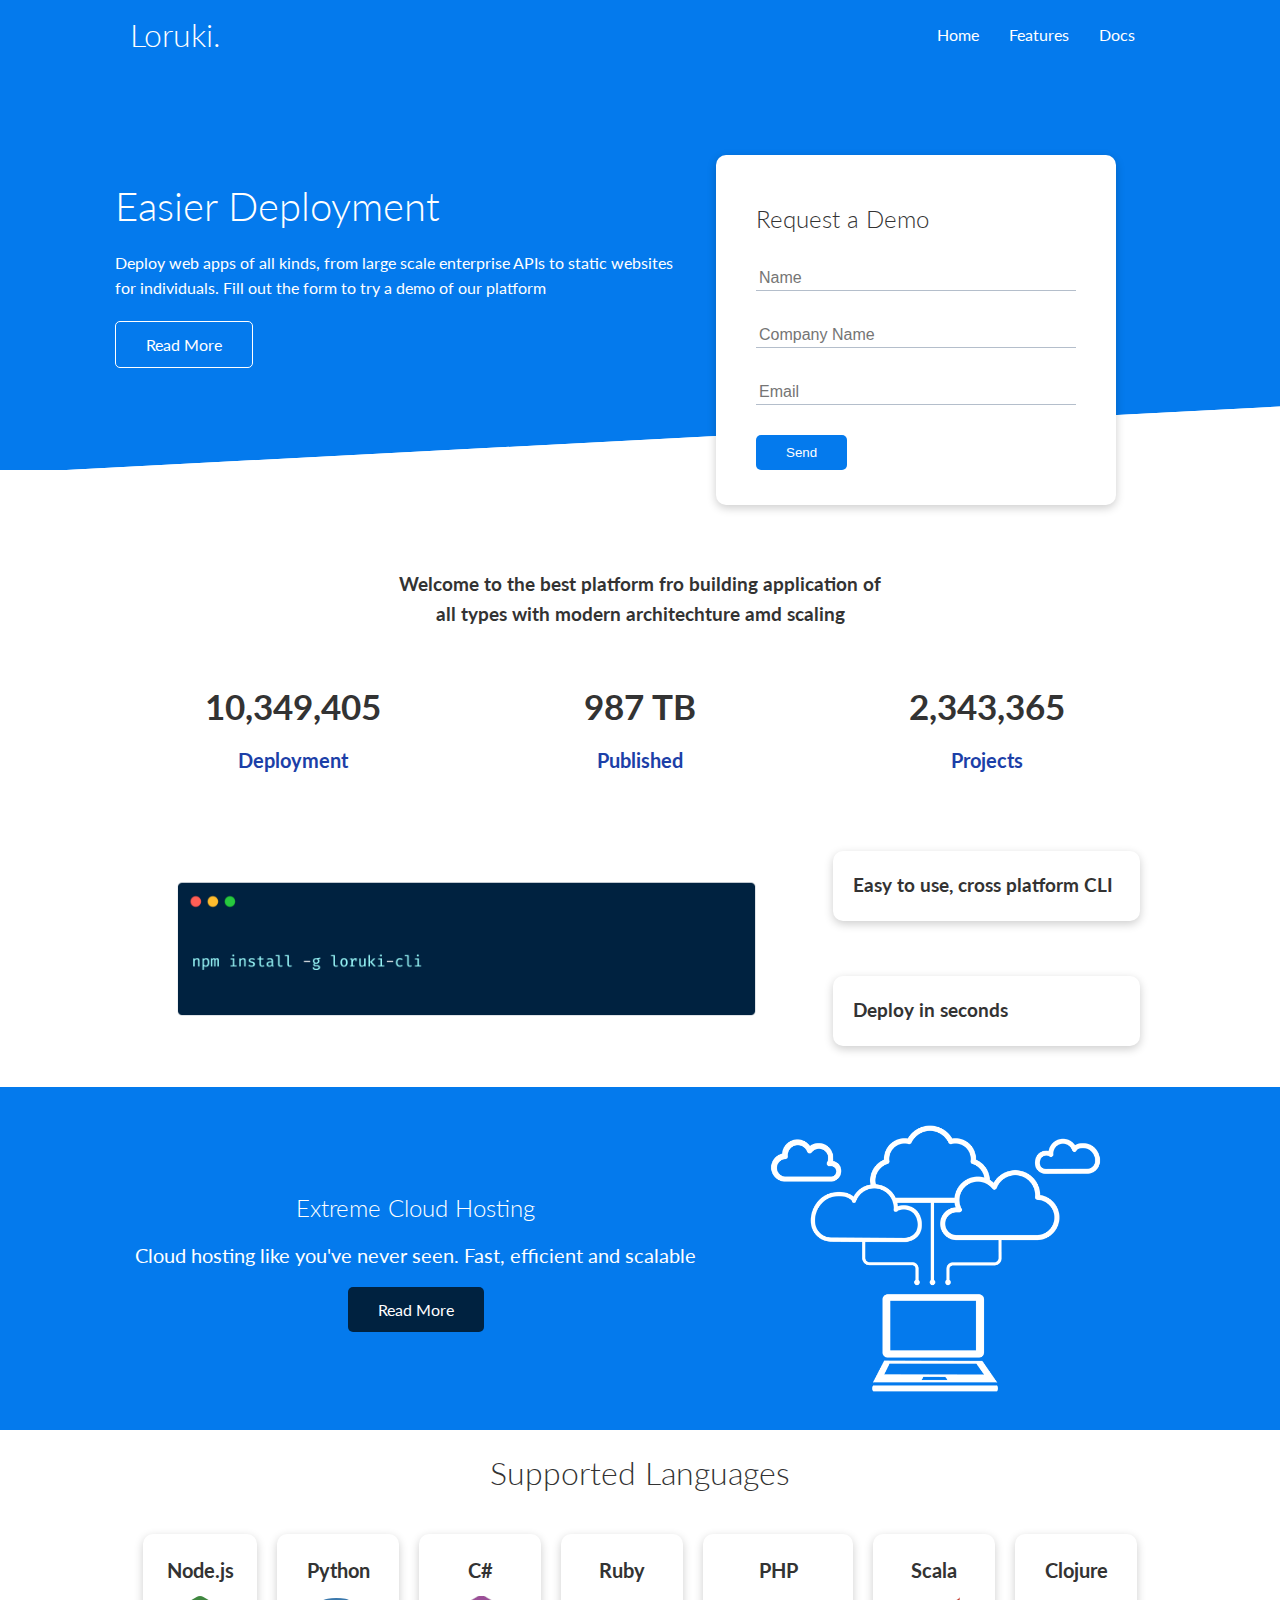
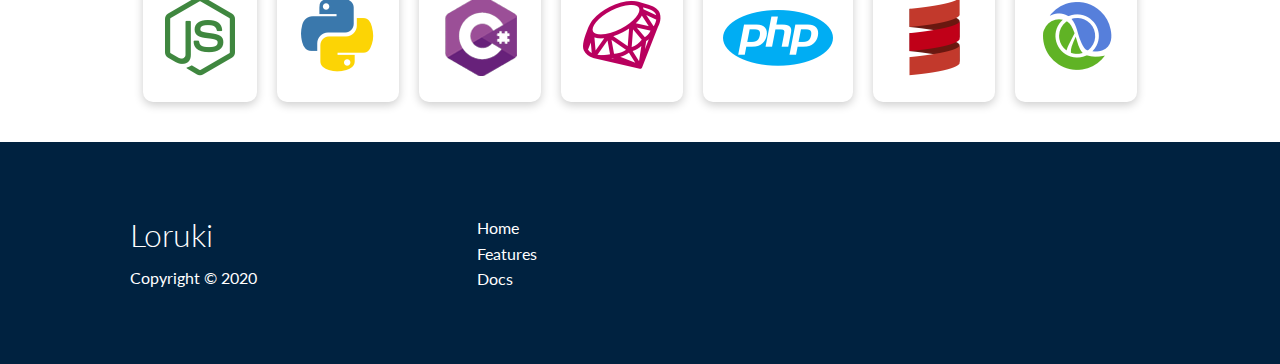
<file: index.html>
<!DOCTYPE html>
<html lang="en">
<head>
    <meta charset="UTF-8">
    <meta http-equiv="X-UA-Compatible" content="IE=edge">
    <meta name="viewport" content="width=device-width, initial-scale=1.0">
    <link rel="stylesheet" href="https://cdnjs.cloudflare.com/ajax/libs/font-awesome/5.15.3/css/all.min.css" integrity="sha512-iBBXm8fW90+nuLcSKlbmrPcLa0OT92xO1BIsZ+ywDWZCvqsWgccV3gFoRBv0z+8dLJgyAHIhR35VZc2oM/gI1w==" crossorigin="anonymous" />
    <link rel="stylesheet" href="css/utilities.css">
    <link rel="stylesheet" href="css/style.css">
    <title>Loruki | Cloud Hosting For Everyone</title>
</head>
<body>
   <!--Navbar--> 
   <div class="navbar">
       <div class="container flex">
           <h1 class="logo">Loruki.</h1>
           <nav>
               <ul>
                   <li><a href="index.html">Home</a></li>
                   <li><a href="features.html">Features</a></li>
                   <li><a href="docs.html">Docs</a></li>
               </ul>
           </nav>
       </div>
   </div>

   <!--Showcase-->
    <section class="showcase">
        <div class="container grid">
            <div class="showcase-text">
                <h1>Easier Deployment</h1>
                <p>Deploy web apps of all kinds, from large scale enterprise APIs to static websites for individuals. Fill out the form to try a demo of our platform</p>
                <a href="features.html" class="btn btn-outline">Read More</a>
            </div>

            <div class="showcase-form card">
            <h2>Request a Demo</h2>
            <!--  <form name="contact" netlify-honeypot="bot-field" method="POST" data-netlify="true">
                    <input type="hidden" name="form-name" value="contact">
                    <p class="hidden">
                        <label>Don’t fill this out if you're human: <input name="bot-field" /></label>
                      </p>
                    <div class="form-control">
                        <input type="text" name="name" placeholder="Name" required>
                    </div>
                    <div class="form-control">
                        <input type="text" name="company" placeholder="Company Name" required>
                    </div>
                    <div class="form-control">
                        <input type="email" name="email" placeholder="Email" required>
                    </div>
                    <input type="submit" value="Send" class="btn btn-primary">
                </form> -->
            <form ="contact" netlify>
                <div class="form-control">
                    <input type="text" name="name" placeholder="Name" required>               
                </div>
                <div class="form-control">
                    <input type="text" name="company" placeholder="Company Name" required>               
                </div>
                <div class="form-control">
                    <input type="email" name="email" placeholder="Email" required>               
                </div>
                <input type="submit" value="Send" class="btn btn-primary">
            </form>
        </div>
        </div>
    </section>

    <!-- Stats-->
    <section class="stats">
        <div class="container">
            <h3 class="stats-heading text-center my-1">
                Welcome to the best platform fro building application of all types with modern architechture amd scaling
            </h3>

            <div class="grid grid-3 text-center my-4">
                <div>
                    <i class="fas fa-server fa-3x"></i>
                    <h3>10,349,405</h3>
                    <p class="text-secondary">Deployment</p>
                </div>
                <div> <i class="fas fa-upload fa-3x"></i>
                    <h3>987 TB</h3>
                    <p class="text-secondary">Published</p>
                </div>
                <div>
                    <i class="fas fa-project-diagram fa-3x"></i>
                    <h3>2,343,365</h3>
                    <p class="text-secondary">Projects</p>
                </div>
            </div>
        </div>
    </section>

<!--Cli-->
<section class="cli">
    <div class="container grid">
        <img src="images/cli.png" alt="">
        <div class="card">
            <h3>Easy to use, cross platform CLI</h3>
        </div>
        <div class="card">
            <h3>Deploy in seconds</h3>
        </div>
    </div>
</section>

<!--Cloud-->
<section class="cloud bg-primary my-2 py-2">
<div class="container grid">
    <div class="text-center">
        <h2 class="1g">Extreme Cloud Hosting</h2>
        <p class="lead my-1">Cloud hosting like you've never seen. Fast, efficient and scalable</p>
        <a href="features.html" class="btn btn-dark">Read More</a>
    </div>
    <img src="images/cloud.png" alt="">
</div>
</section>

<!--Languages-->
<section class="languages">
    <h2 class="md text-center my-2">
        Supported Languages
    </h2>
    <div class="container flex">
        <div class="card">
            <h4>Node.js</h4>
            <img src="images/logos/node.png" alt="">
        </div>
        <div class="card">
            <h4>Python</h4>
            <img src="images/logos/python.png" alt="">
        </div>
        <div class="card">
            <h4>C#</h4>
            <img src="images/logos/csharp.png" alt="">
        </div>
        <div class="card">
            <h4>Ruby</h4>
            <img src="images/logos/ruby.png" alt="">
        </div>
        <div class="card">
            <h4>PHP</h4>
            <img src="images/logos/php.png" alt="">
        </div>
        <div class="card">
            <h4>Scala</h4>
            <img src="images/logos/scala.png" alt="">
        </div>
        <div class="card">
            <h4>Clojure</h4>
            <img src="images/logos/clojure.png" alt="">
        </div>
        
    </div>
</section>

<!--Footer-->
<footer class="footer bg-dark py-5">
    <div class="container grid grid-3">
        <div>
            <h1> Loruki
            </h1>
            <p>Copyright &copy; 2020</p>
        </div>
        <nav>
            <ul>
                <li><a href="index.html">Home</a></li>
                <li><a href="features.html">Features</a></li>
                <li><a href="docs.html">Docs</a></li>
            </ul>
        </nav>
        <div class="social">
            <a href="#"><i class="fab fa-github fa-2x"></i></a>
            <a href="#"><i class="fab fa-facebook fa-2x"></i></a>
            <a href="#"><i class="fab fa-instagram fa-2x"></i></a>
            <a href="#"><i class="fab fa-twitter fa-2x"></i></a>
        </div>
    </div>
    
</footer>
</body>
</html>
</file>
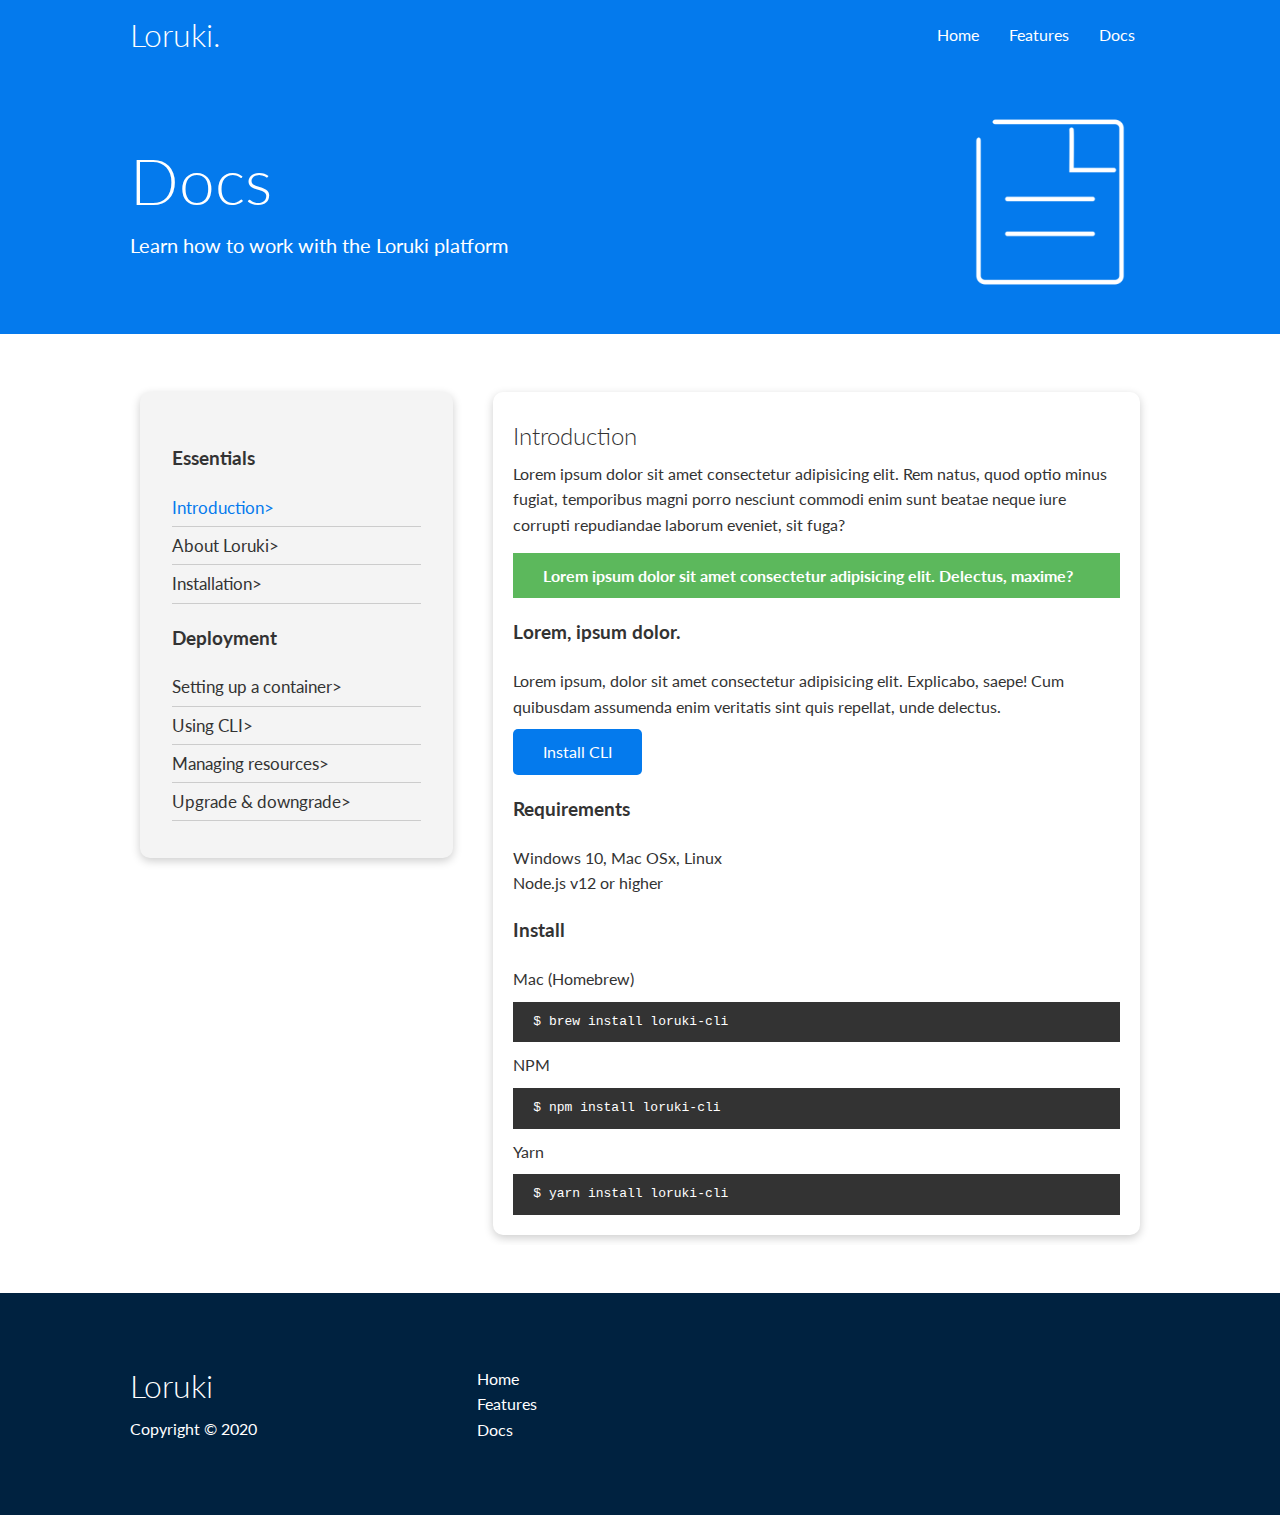
<file: docs.html>
<!DOCTYPE html>
<html lang="en">
<head>
    <meta charset="UTF-8">
    <meta http-equiv="X-UA-Compatible" content="IE=edge">
    <meta name="viewport" content="width=device-width, initial-scale=1.0">
    <link rel="stylesheet" href="https://cdnjs.cloudflare.com/ajax/libs/font-awesome/5.15.3/css/all.min.css" integrity="sha512-iBBXm8fW90+nuLcSKlbmrPcLa0OT92xO1BIsZ+ywDWZCvqsWgccV3gFoRBv0z+8dLJgyAHIhR35VZc2oM/gI1w==" crossorigin="anonymous" />
    <link rel="stylesheet" href="css/utilities.css">
    <link rel="stylesheet" href="css/style.css">
    <title>Loruki | Cloud Hosting For Everyone</title>
</head>
<body>
   <!--Navbar--> 
   <div class="navbar">
       <div class="container flex">
           <h1 class="logo">Loruki.</h1>
           <nav>
               <ul>
                   <li><a href="index.html">Home</a></li>
                   <li><a href="features.html">Features</a></li>
                   <li><a href="docs.html">Docs</a></li>
               </ul>
           </nav>
       </div>
   </div>

   <!-- Head -->
   <section class="docs-head bg-primary py-3">
       <div class="container grid">
           <div>
               <h1 class="xl">Docs</h1>
               <p class="lead">
                   Learn how to work with the Loruki platform
               </p>
           </div>
           <img src="images/docs.png" alt="">
       </div>
   </section>

   <!-- Docs Main -->
   <section class="docs-main my-4">
       <div class="container grid">
           <div class="card bg-light p-3">
               <h3 class="my-2">Essentials</h3>
               <nav>
                   <ul>
                       <li><a class="text-primary" href="#">Introduction></a></li>
                       <li><a href="#">About Loruki></a></li>
                       <li><a href="#">Installation></a></li>
                   </ul>
               </nav>
               <h3 class="my-2">Deployment</h3>
               <nav>
                   <ul>
                       <li><a href="#">Setting up a container></a></li>
                       <li><a href="#">Using CLI></a></li>
                       <li><a href="#">Managing resources></a></li>
                       <li><a href="#">Upgrade & downgrade></a></li>
                   </ul>
                </nav>
           </div>
           <div class="card">
               
            <h2>Introduction</h2>
               <p>Lorem ipsum dolor sit amet consectetur adipisicing elit. Rem natus, quod optio minus fugiat, temporibus magni porro nesciunt commodi enim sunt beatae neque iure corrupti repudiandae laborum eveniet, sit fuga?</p>

               <div class="alert alert-success">
                   <i class="fas fa-info"></i> Lorem ipsum dolor sit amet consectetur adipisicing elit. Delectus, maxime?
               </div>
               
               <h3>Lorem, ipsum dolor.</h3>
               <p>Lorem ipsum, dolor sit amet consectetur adipisicing elit. Explicabo, saepe! Cum quibusdam assumenda enim veritatis sint quis repellat, unde delectus.</p>
               <a href="#" class="btn btn-primary">Install CLI</a>
               <h3>Requirements</h3>
               <ul>
                   <li>Windows 10, Mac OSx, Linux</li>
                   <li>Node.js v12 or higher</li>
               </ul>

               <h3>Install</h3>
               <p>Mac (Homebrew)</p>
               <pre><code>$ brew install loruki-cli</code></pre>
               <p>NPM</p>
               <pre><code>$ npm install loruki-cli</code></pre>
               <p>Yarn</p>
               <pre><code>$ yarn install loruki-cli</code></pre>

           </div>
       </div>
   </section>


    <!--Footer-->
    <footer class="footer bg-dark py-5">
        <div class="container grid grid-3">
            <div>
                <h1> Loruki
                </h1>
                <p>Copyright &copy; 2020</p>
            </div>
            <nav>
                <ul>
                    <li><a href="index.html">Home</a></li>
                    <li><a href="features.html">Features</a></li>
                    <li><a href="docs.html">Docs</a></li>
                </ul>
            </nav>
            <div class="social">
                <a href="#"><i class="fab fa-github fa-2x"></i></a>
                <a href="#"><i class="fab fa-facebook fa-2x"></i></a>
                <a href="#"><i class="fab fa-instagram fa-2x"></i></a>
                <a href="#"><i class="fab fa-twitter fa-2x"></i></a>
            </div>
        </div>
    
    </footer>
</body>
</html>
</file>
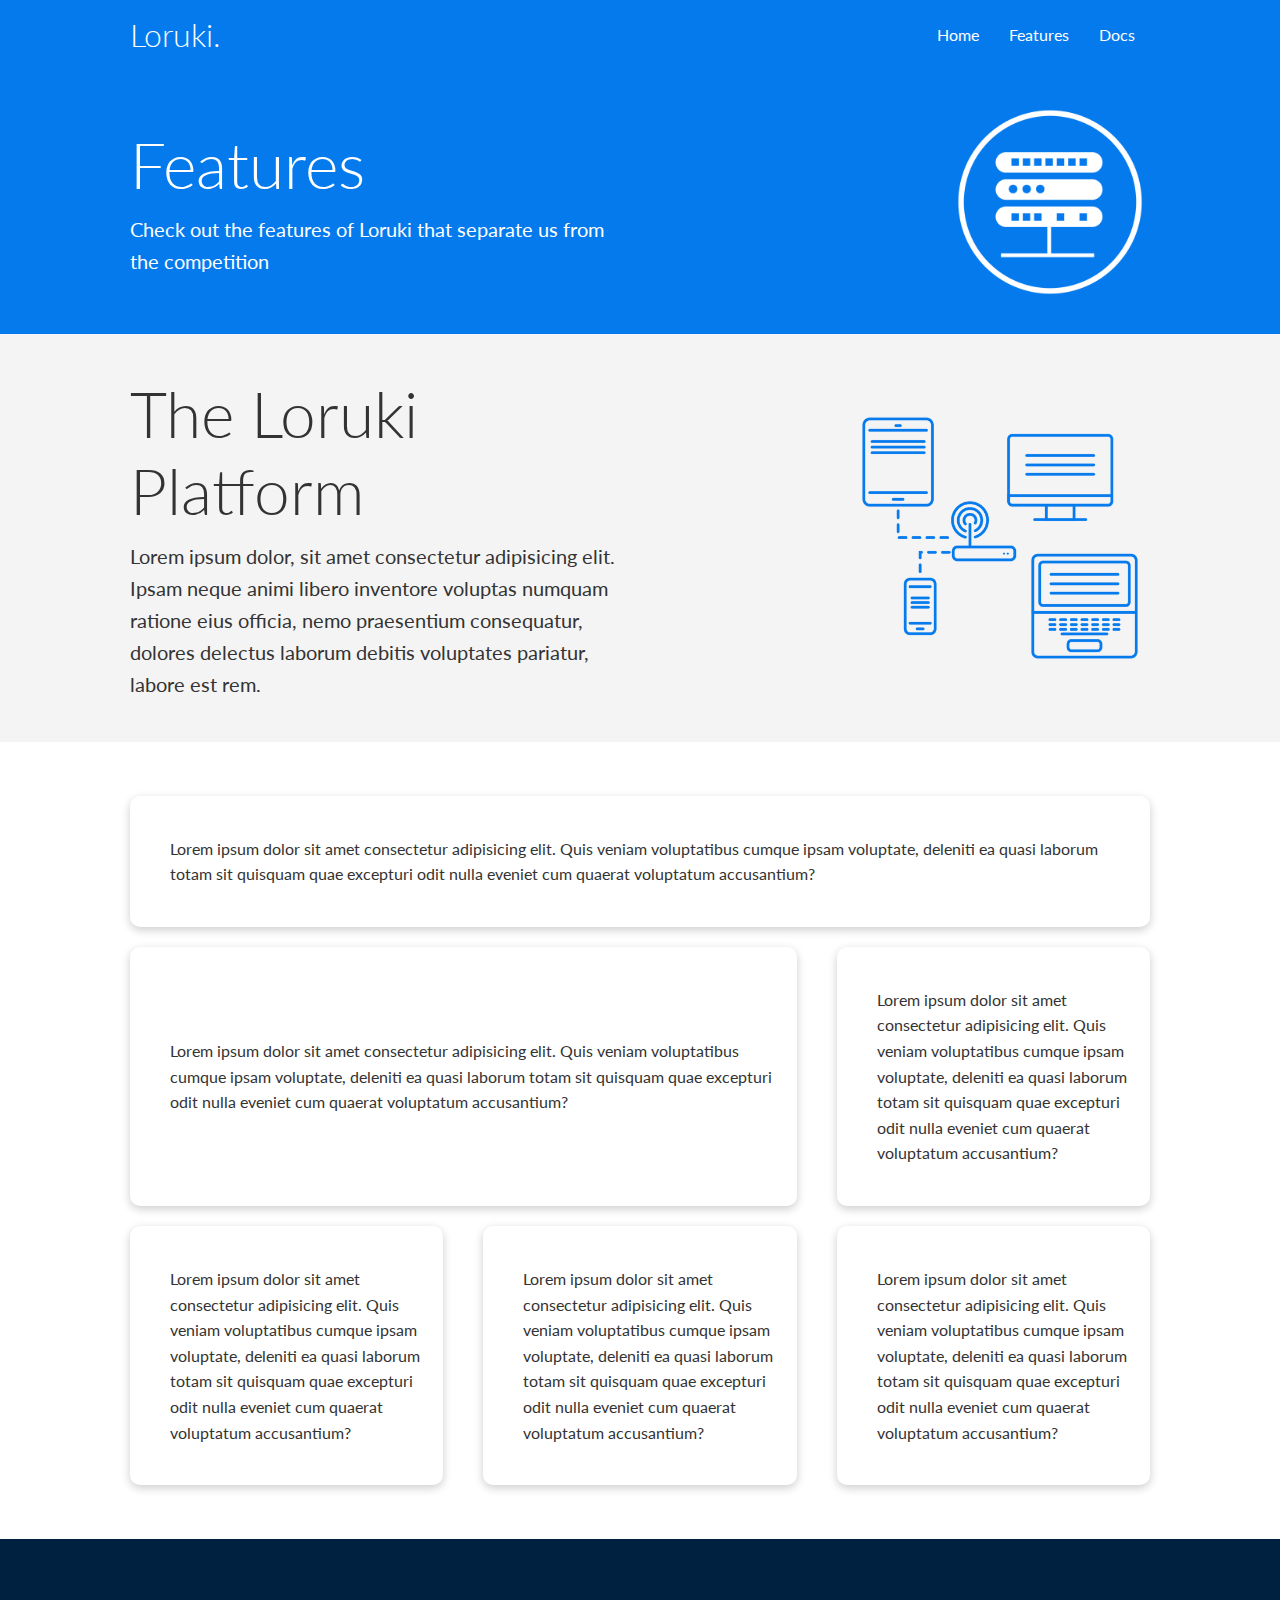
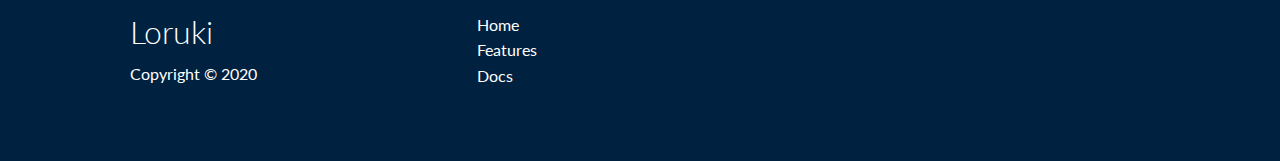
<file: features.html>
<!DOCTYPE html>
<html lang="en">
<head>
    <meta charset="UTF-8">
    <meta http-equiv="X-UA-Compatible" content="IE=edge">
    <meta name="viewport" content="width=device-width, initial-scale=1.0">
    <link rel="stylesheet" href="https://cdnjs.cloudflare.com/ajax/libs/font-awesome/5.15.3/css/all.min.css" integrity="sha512-iBBXm8fW90+nuLcSKlbmrPcLa0OT92xO1BIsZ+ywDWZCvqsWgccV3gFoRBv0z+8dLJgyAHIhR35VZc2oM/gI1w==" crossorigin="anonymous" />
    <link rel="stylesheet" href="css/utilities.css">
    <link rel="stylesheet" href="css/style.css">
    <title>Loruki | Cloud Hosting For Everyone</title>
</head>
<body>
   <!--Navbar--> 
   <div class="navbar">
       <div class="container flex">
           <h1 class="logo">Loruki.</h1>
           <nav>
               <ul>
                   <li><a href="index.html">Home</a></li>
                   <li><a href="features.html">Features</a></li>
                   <li><a href="docs.html">Docs</a></li>
               </ul>
           </nav>
       </div>
   </div>

   <!-- Head -->
   <section class="features-head bg-primary py-3">
       <div class="container grid">
           <div>
               <h1 class="xl">Features</h1>
               <p class="lead">
                   Check out the features of Loruki that separate us from the competition
               </p>
           </div>
           <img src="images/server.png" alt="">
       </div>
   </section>

   <!-- Sub head -->
    <section class="features-sub-head bg-light py-3">
        <div class="container grid">
            <div>
                <h1 class="xl">The Loruki Platform</h1>
                <p class="lead">
                Lorem ipsum dolor, sit amet consectetur adipisicing elit. Ipsam neque animi libero inventore voluptas numquam ratione eius officia, nemo praesentium consequatur, dolores delectus laborum debitis voluptates pariatur, labore est rem.
                </p>
            </div>
            <img src="images/server2.png" alt="">
        </div>
    </section>

    <section class="features-main my-2">
        <div class="container grid grid-3">
            <div class="card flex">
                <i class="fas fa-server fa-3x"></i>
                <p>Lorem ipsum dolor sit amet consectetur adipisicing elit. Quis veniam voluptatibus cumque ipsam voluptate, deleniti ea quasi laborum totam sit quisquam quae excepturi odit nulla eveniet cum quaerat voluptatum accusantium?</p>
            </div>
            <div class="card flex">
                <i class="fas fa-network-wired fa-3x"></i>
                <p>Lorem ipsum dolor sit amet consectetur adipisicing elit. Quis veniam voluptatibus cumque ipsam voluptate, deleniti ea quasi laborum totam sit quisquam quae excepturi odit nulla eveniet cum quaerat voluptatum accusantium?</p>
            </div>
            <div class="card flex">
                <i class="fas fa-laptop-code fa-3x"></i>
                <p>Lorem ipsum dolor sit amet consectetur adipisicing elit. Quis veniam voluptatibus cumque ipsam voluptate, deleniti ea quasi laborum totam sit quisquam quae excepturi odit nulla eveniet cum quaerat voluptatum accusantium?</p>
            </div>
            <div class="card flex">
                <i class="fas fa-database fa-3x"></i>
                <p>Lorem ipsum dolor sit amet consectetur adipisicing elit. Quis veniam voluptatibus cumque ipsam voluptate, deleniti ea quasi laborum totam sit quisquam quae excepturi odit nulla eveniet cum quaerat voluptatum accusantium?</p>
            </div>
            <div class="card flex">
                <i class="fas fa-power-off fa-3x"></i>
                <p>Lorem ipsum dolor sit amet consectetur adipisicing elit. Quis veniam voluptatibus cumque ipsam voluptate, deleniti ea quasi laborum totam sit quisquam quae excepturi odit nulla eveniet cum quaerat voluptatum accusantium?</p>
            </div>
            <div class="card flex">
                <i class="fas fa-upload fa-3x"></i>
                <p>Lorem ipsum dolor sit amet consectetur adipisicing elit. Quis veniam voluptatibus cumque ipsam voluptate, deleniti ea quasi laborum totam sit quisquam quae excepturi odit nulla eveniet cum quaerat voluptatum accusantium?</p>
            </div>
        </div>
        
    </section>



    <!--Footer-->
    <footer class="footer bg-dark py-5">
        <div class="container grid grid-3">
            <div>
                <h1> Loruki
                </h1>
                <p>Copyright &copy; 2020</p>
            </div>
            <nav>
                <ul>
                    <li><a href="index.html">Home</a></li>
                    <li><a href="features.html">Features</a></li>
                    <li><a href="docs.html">Docs</a></li>
                </ul>
            </nav>
            <div class="social">
                <a href="#"><i class="fab fa-github fa-2x"></i></a>
                <a href="#"><i class="fab fa-facebook fa-2x"></i></a>
                <a href="#"><i class="fab fa-instagram fa-2x"></i></a>
                <a href="#"><i class="fab fa-twitter fa-2x"></i></a>
            </div>
        </div>
    
    </footer>
</body>
</html>
</file>
<file: css/utilities.css>
.container {
  max-width: 1100px;
  margin: 0 auto;
  overflow: auto;
  padding: 0 40px;
}

.card {
  background-color: #fff;
  border-radius: 10px;
  box-shadow: 0 3px 10px rgba(0, 0, 0, 0.2);
  padding: 20px;
  margin: 10px;
}

.btn {
  display: inline-block;
  padding: 10px 30px;
  cursor: pointer;
  background: var(--primary-color);
  color: #fff;
  border: none;
  border-radius: 5px;
}

.btn-outline {
  background-color: transparent;
  border: 1px #fff solid;
}

.btn:hover {
  transform: scale(0.98);
}

/* Backgrounds & colored buttons */
.bg-primary,
.btn-primary {
  background-color: var(--primary-color);
  color: #fff;
}

.bg-secondary,
.btn-secondary {
  background-color: var(--secondary-color);
  color: #fff;
}

.bg-dark,
.btn-dark {
  background-color: var(--dark-color);
  color: #fff;
}

.bg-light,
.btn-light {
  background-color: var(--light-color);
  color: #333;
}

.bg-primary a,
.btn-primary a,
.bg-secondary a,
.btn-secondary a,
.bg-dark a,
.btn-dark a {
  color: #fff;
}

/* Text colors */
.text-primary {
  color: var(--primary-color);
}

.text-secondary {
  color: var(--secondary-color);
}

.text-dark {
  color: var(--dark-color);
}

.text-light {
  color: var(--light-color);
}

/*Text sizes*/
.lead {
  font-size: 20px;
}

.sm {
  font-size: 1rem;
}

.md {
  font-size: 2rem;
}

.lg {
  font-size: 3rem;
}

.xl {
  font-size: 4rem;
}

.text-center {
  text-align: center;
}

/* Alert */
.alert {
  background-color: var(--light-color);
  padding: 10px 20px;
  font-weight: bold;
  margin: 15px 0;
}

.alert i {
  margin-right: 10px;
}

.alert-success {
  background-color: var(--success-color);
  color: #fff;
}

.alert-error {
  background-color: var(--error-color);
  color: #fff;
}

.flex {
  display: flex;
  justify-content: center;
  align-items: center;
  height: 100%;
}

.grid {
  display: grid;
  grid-template-columns: repeat(2, 1fr);
  gap: 20px;
  justify-content: center;
  align-items: center;
  height: 100%;
}

.grid-3 {
  grid-template-columns: repeat(3, 1fr);
}

/*Margin*/
.my-1 {
  margin: 1rem 0;
}

.my-2 {
  margin: 1.5rem 0;
}

.my-3 {
  margin: 2rem 0;
}

.my-4 {
  margin: 3rem 0;
}

.my-5 {
  margin: 4rem 0;
}

.m-1 {
  margin: 1rem;
}

.m-2 {
  margin: 1.5rem;
}

.m-3 {
  margin: 2rem;
}

.m-4 {
  margin: 3rem;
}

.m-5 {
  margin: 4rem;
}

/*Padding*/
.py-1 {
  padding: 1rem 0;
}

.py-2 {
  padding: 1.5rem 0;
}

.py-3 {
  padding: 2rem 0;
}

.py-4 {
  padding: 3rem 0;
}

.py-5 {
  padding: 4rem 0;
}

.p-1 {
  padding: 1rem;
}

.p-2 {
  padding: 1.5rem;
}

.p-3 {
  padding: 2rem;
}

.p-4 {
  padding: 3rem;
}

.p-5 {
  padding: 4rem;
}
</file>
<file: css/style.css>
@import url("https://fonts.googleapis.com/css2?family=Lato:wght@300&display=swap");

:root {
  --primary-color: #047aed;
  --secondary-color: #1c3fa8;
  --dark-color: #002240;
  --light-color: #f4f4f4;
  --success-color: #5cb85c;
  --error-color: #d9534f;
}

* {
  box-sizing: border-box;
  padding: 0;
  margin: 0;
}

body {
  font-family: "Lato", sans-serif;
  color: #333;
  line-height: 1.6;
}

ul {
  list-style-type: none;
}

a {
  text-decoration: none;
  color: #333;
}

h1,
h2 {
  font-weight: 300;
  line-height: 1.2;
  margin: 10px 0;
}

p {
  margin: 10px 0;
}

img {
  width: 100%;
}

code,
pre {
  background: #333;
  color: #fff;
  padding: 10px;
}

.hidden {
  visibility: hidden;
  height: 0;
}

/* Navbar */
.navbar {
  background-color: var(--primary-color);
  color: #fff;
  height: 70px;
}

.navbar ul {
  display: flex;
}

.navbar a {
  color: #fff;
  padding: 10px;
  margin: 0 5px;
}

.navbar a:hover {
  border-bottom: 2px #fff solid;
}

.navbar .flex {
  justify-content: space-between;
}

/* Showcase */
.showcase {
  height: 400px;
  background-color: var(--primary-color);
  color: #fff;
  position: relative;
}

.showcase h1 {
  font-size: 40px;
}

.showcase h2 {
  color: #333;
}

.showcase p {
  margin: 20px 0;
}

.showcase .grid {
  overflow: visible;
  grid-template-columns: 55% 45%;
  gap: 30px;
}

.showcase-text {
  animation: slideInFromLeft 1s ease-in;
}

.showcase-form {
  position: relative;
  top: 60px;
  height: 350px;
  width: 400px;
  padding: 40px;
  z-index: 100;
  animation: slideInFromRight 1s ease-in;
}

.showcase-form .form-control {
  margin: 30px 0;
}

.showcase-form input[type="text"],
.showcase-form input[type="email"] {
  border: 0;
  border-bottom: 1px solid #b4becb;
  width: 100%;
  padding: 3px;
  font-size: 16px;
}

.showcase-form input:focus {
  outline: none;
}

.showcase::before,
.showcase::after {
  content: "";
  position: absolute;
  height: 100px;
  bottom: -70px;
  right: 0;
  left: 0;
  background: #fff;
  transform: SkewY(-3deg);
  -webkit-transform: SkewY(-3deg);
  -moz-transform: SkewY(-3deg);
  -ms-transform: SkewY(-3deg);
}

/* Stats */
.stats {
  padding-top: 100px;
  animation: slideInFromBottom 1s ease-in;
}

.stats-heading {
  max-width: 500px;
  margin: auto;
}

.stats .grid h3 {
  font-size: 35px;
}

.stats .grid p {
  font-size: 20px;
  font-weight: bold;
}

/* Cli */
.cli .grid {
  grid-template-columns: repeat(3, 1fr);
  grid-template-rows: repeat(2, 1fr);
}

.cli .grid > *:first-child {
  grid-column: 1 / span 2;
  grid-row: 1 / span 2;
}

/*Cloud*/
.cloud .grid {
  grid-template-columns: 4fr 3fr;
}

/* Languages */
.languages .flex {
  flex-wrap: wrap;
}

.languages .card {
  text-align: center;
  margin: 18px 10px 40px;
  transition: transform 0.2s ease-in;
}

.languages .card h4 {
  font-size: 20px;
  margin-bottom: 10px;
}

.languages .card:hover {
  transform: translateY(-15px);
}

/* Features */
.features-head img,
.docs-head img {
  width: 200px;
  justify-self: flex-end;
}

.features-sub-head img {
  width: 300px;
  justify-self: flex-end;
}

.features-main .card > i {
  margin: 0 10px;
}

.features-main .grid {
  padding: 30px;
}

.features-main .grid > *:first-child {
  grid-column: 1 / span 3;
}

.features-main .grid > *:nth-child(2) {
  grid-column: 1 / span 2;
}

/* Docs */
.docs-main h3 {
  margin: 20px 0;
}

.docs-main .grid {
  grid-template-columns: 1fr 2fr;
  align-items: flex-start;
}

.docs-main nav li {
  font-size: 17px;
  padding-bottom: 5px;
  margin-bottom: 5px;
  border-bottom: 1px #ccc solid;
}

.docs-main a:hover {
  font-weight: bold;
}

/* Footer */
.footer .social a {
  margin: 0 10px;
}

/* Animation */
@keyframes slideInFromLeft {
  0% {
    transform: translateX(-100%);
  }
  100% {
    transform: translateX(0);
  }
}

@keyframes slideInFromRight {
  0% {
    transform: translateX(100%);
  }
  100% {
    transform: translateX(0);
  }
}

@keyframes slideInFromTop {
  0% {
    transform: translateY(-100%);
  }
  100% {
    transform: translateY(0);
  }
}

@keyframes slideInFromBottom {
  0% {
    transform: translateY(100%);
    opacity: 0;
  }
  80% {
    opacity: 0.2;
  }
  100% {
    transform: translateY(0);
    opacity: 1;
  }
}

/* Tablets and under */
@media (max-width: 768px) {
  .grid,
  .showcase .grid,
  .stats .grid,
  .cli .grid,
  .cloud .grid,
  .features-main .grid .docs-main .grid {
    grid-template-columns: 1fr;
    grid-template-rows: 1fr;
  }

  .showcase {
    height: auto;
  }

  .showcase-text {
    text-align: center;
    margin-top: 40px;
    animation: slideInFromTop 1s ease-in;
  }

  .showcase-form {
    justify-self: center;
    margin: auto;
    animation: slideInFromBottom 1s ease-in;
  }

  .cli .grid > *:first-child {
    grid-column: 1;
    grid-row: 1;
  }

  .features-head,
  .features-sub-head,
  .docs-head {
    text-align: center;
  }

  .features-head img,
  .features-sub-head img,
  .docs-head img {
    justify-self: center;
  }

  .features-main .grid > *:first-child,
  .features-main .grid > *:nth-child(2) {
    grid-column: 1;
  }
}

/* Mobile */
@media (max-width: 500px) {
  .navbar {
    height: 110px;
  }

  .navbar .flex {
    flex-direction: column;
  }

  .navbar ul {
    padding: 10px;
    background-color: rgba(0, 0, 0, 0.1);
  }
}
</file>
